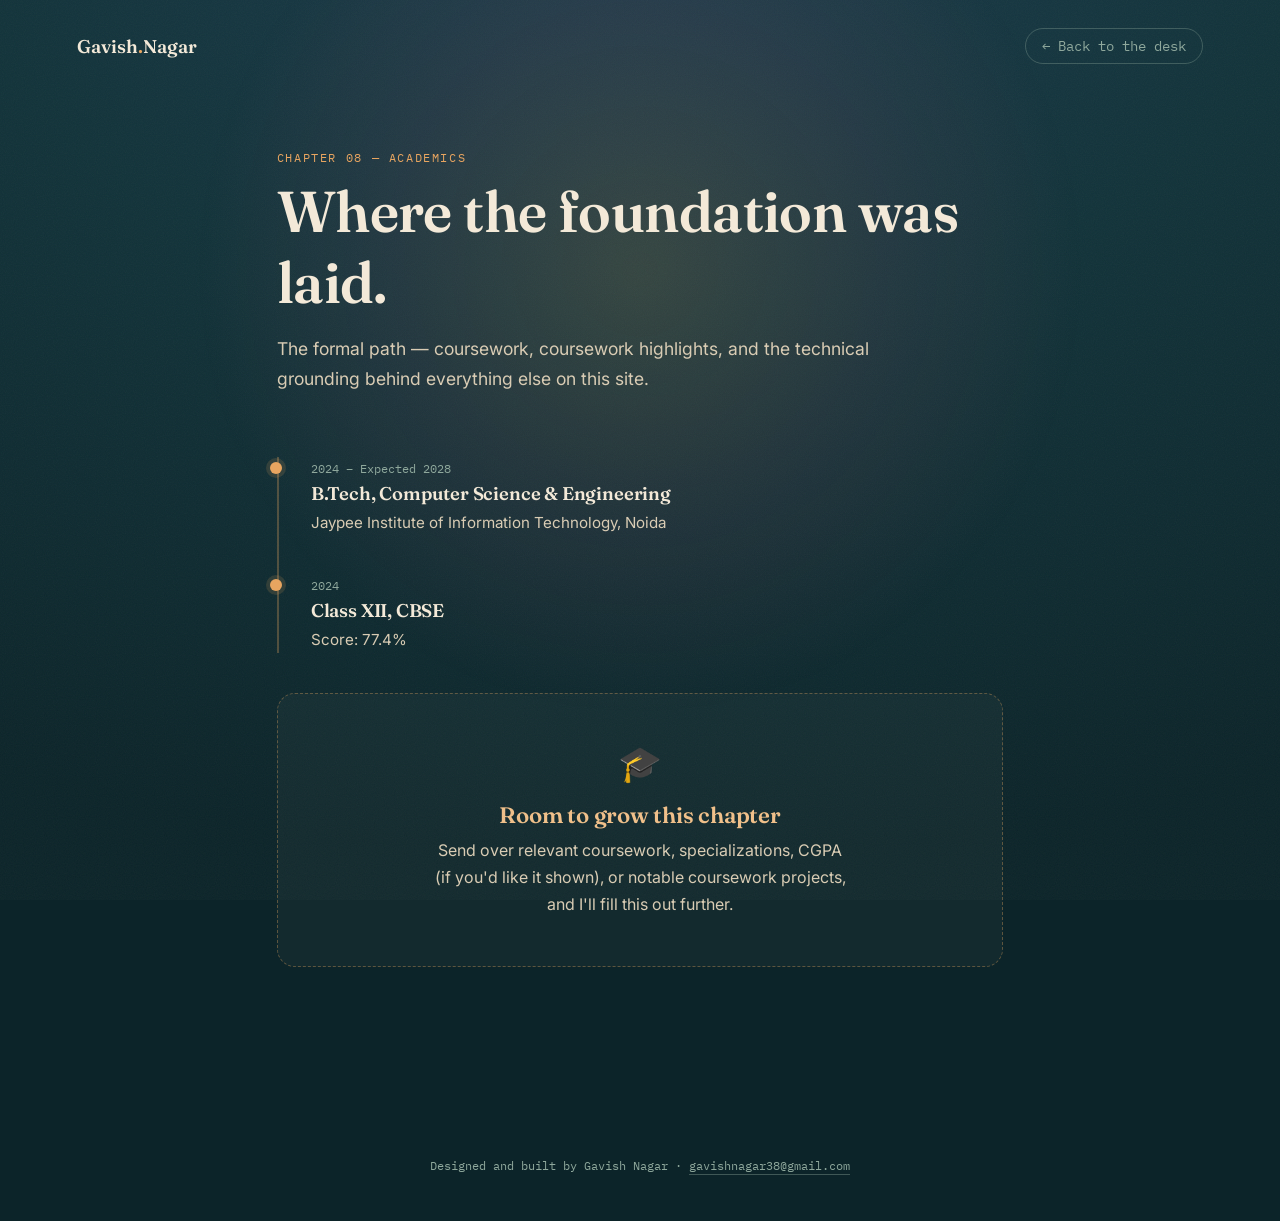
<file: academics.html>
<!DOCTYPE html>
<html lang="en">
<head>
<meta charset="UTF-8">
<meta name="viewport" content="width=device-width, initial-scale=1.0">
<title>Academics — Gavish Nagar</title>
<link rel="stylesheet" href="styles.css">
<style>
  .timeline { border-left: 2px solid rgba(232,165,96,0.3); padding-left: 2rem; margin: 2.5rem 0; }
  .t-entry { position: relative; margin-bottom: 2.4rem; }
  .t-entry::before {
    content: '';
    position: absolute;
    left: -2.55rem;
    top: 0.3rem;
    width: 12px;
    height: 12px;
    border-radius: 50%;
    background: var(--ember-amber);
    box-shadow: 0 0 0 4px rgba(232,165,96,0.15);
  }
  .t-entry .when { font-family: var(--font-mono); font-size: 0.76rem; color: var(--ash-sage); }
  .t-entry h3 { font-size: 1.15rem; color: var(--parchment); margin: 0.3rem 0; }
  .t-entry p { margin: 0; font-size: 0.95rem; }
</style>
</head>
<body>
<div class="ambient-glow"></div>
<nav class="site-nav">
  <div class="brand">Gavish<span class="dot">.</span>Nagar</div>
  <a class="home-link" href="index.html">← Back to the desk</a>
</nav>
<main class="page-shell">
  <div class="page-header">
    <span class="eyebrow">Chapter 08 — Academics</span>
    <h1>Where the foundation was laid.</h1>
    <p class="lede">The formal path — coursework, coursework highlights, and the technical grounding behind everything else on this site.</p>
  </div>

  <div class="timeline">
    <div class="t-entry">
      <span class="when">2024 – Expected 2028</span>
      <h3>B.Tech, Computer Science & Engineering</h3>
      <p>Jaypee Institute of Information Technology, Noida</p>
    </div>
    <div class="t-entry">
      <span class="when">2024</span>
      <h3>Class XII, CBSE</h3>
      <p>Score: 77.4%</p>
    </div>
  </div>

  <div class="chapter-stub">
    <span class="glyph">🎓</span>
    <h3>Room to grow this chapter</h3>
    <p>Send over relevant coursework, specializations, CGPA (if you'd like it shown), or notable coursework projects, and I'll fill this out further.</p>
  </div>
</main>
<footer class="site-footer">
  Designed and built by Gavish Nagar · <a href="mailto:gavishnagar38@gmail.com">gavishnagar38@gmail.com</a>
</footer>
</body>
</html>
</file>
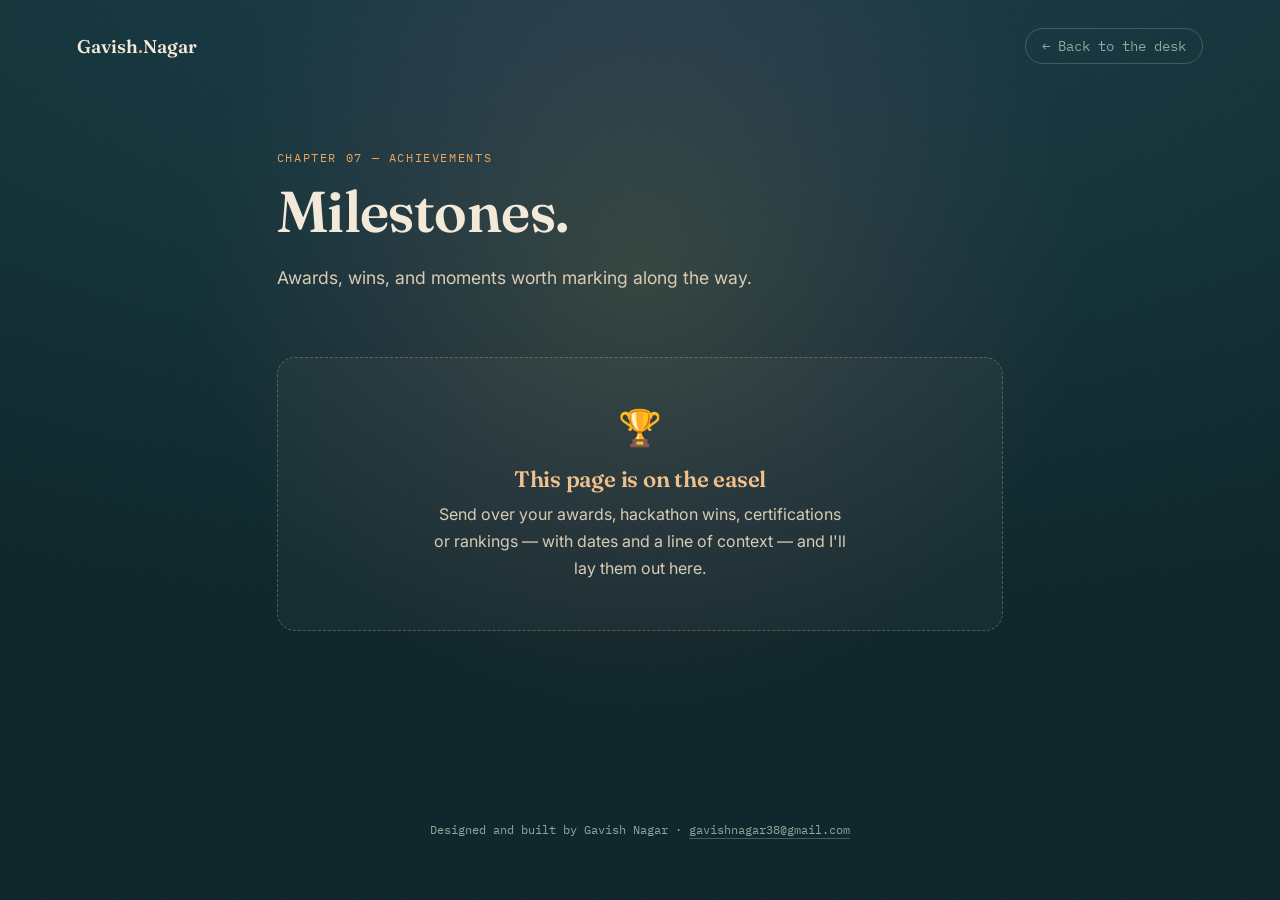
<file: achievements.html>
<!DOCTYPE html>
<html lang="en">
<head>
<meta charset="UTF-8">
<meta name="viewport" content="width=device-width, initial-scale=1.0">
<title>Achievements — Gavish Nagar</title>
<link rel="stylesheet" href="styles.css">
</head>
<body>
<div class="ambient-glow"></div>
<nav class="site-nav">
  <div class="brand">Gavish<span class="dot">.</span>Nagar</div>
  <a class="home-link" href="index.html">← Back to the desk</a>
</nav>
<main class="page-shell">
  <div class="page-header">
    <span class="eyebrow">Chapter 07 — Achievements</span>
    <h1>Milestones.</h1>
    <p class="lede">Awards, wins, and moments worth marking along the way.</p>
  </div>
  <div class="chapter-stub">
    <span class="glyph">🏆</span>
    <h3>This page is on the easel</h3>
    <p>Send over your awards, hackathon wins, certifications or rankings — with dates and a line of context — and I'll lay them out here.</p>
  </div>
</main>
<footer class="site-footer">
  Designed and built by Gavish Nagar · <a href="mailto:gavishnagar38@gmail.com">gavishnagar38@gmail.com</a>
</footer>
</body>
</html>
</file>
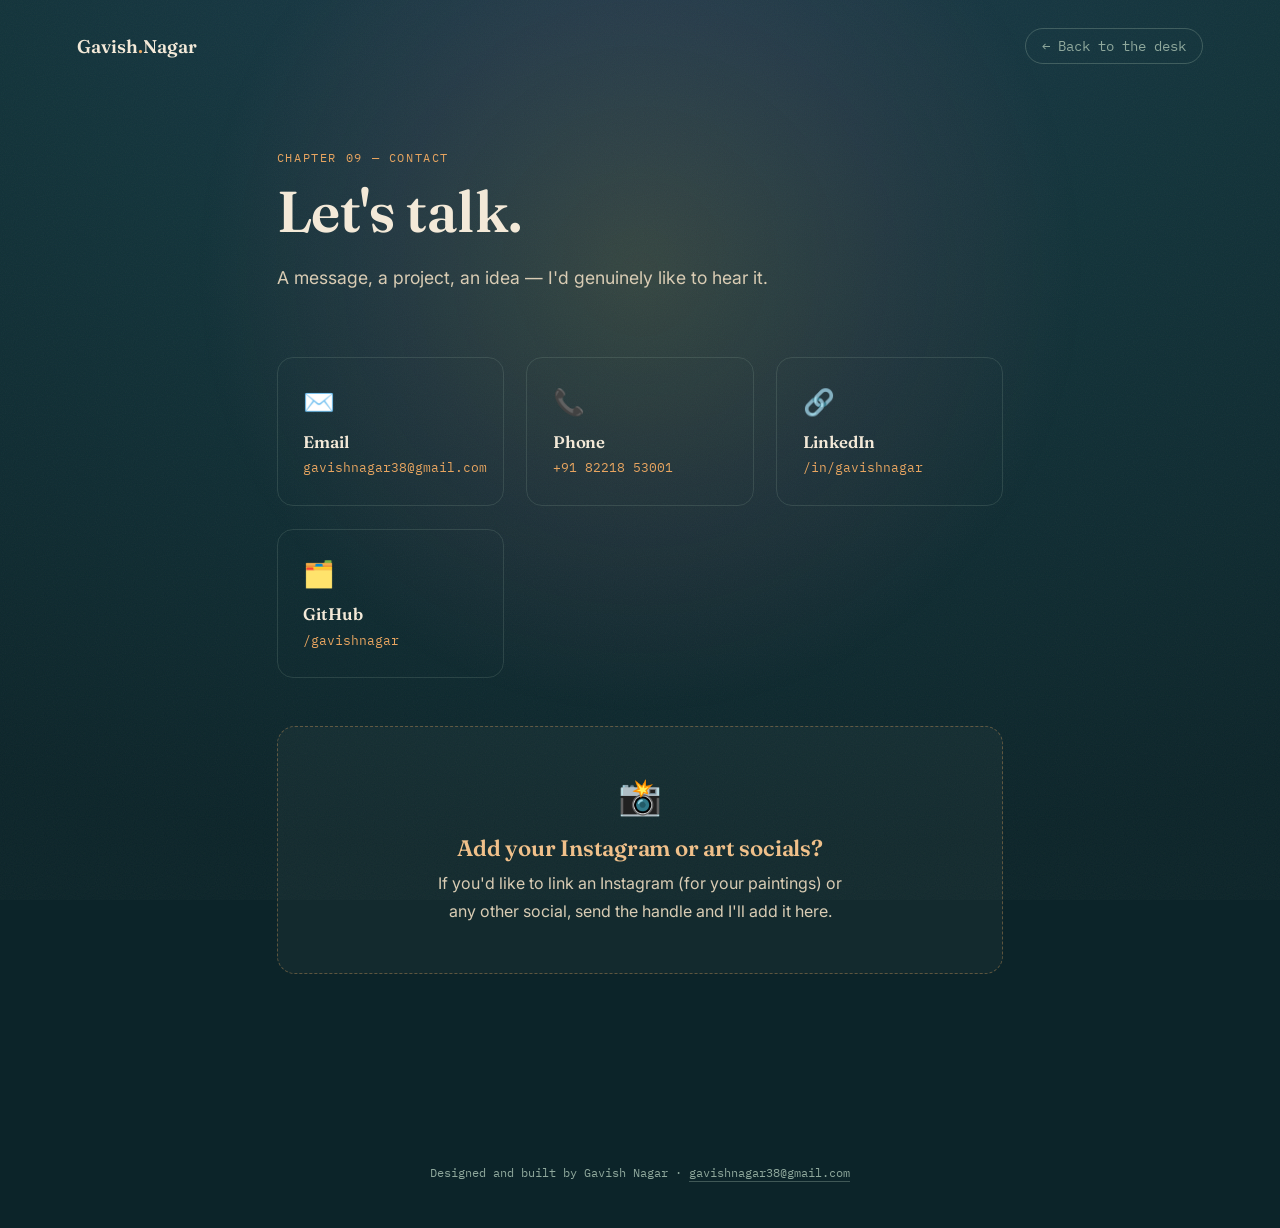
<file: contact.html>
<!DOCTYPE html>
<html lang="en">
<head>
<meta charset="UTF-8">
<meta name="viewport" content="width=device-width, initial-scale=1.0">
<title>Contact — Gavish Nagar</title>
<link rel="stylesheet" href="styles.css">
<style>
  .contact-grid {
    display: grid;
    grid-template-columns: repeat(auto-fit, minmax(220px, 1fr));
    gap: 1.4rem;
    margin-top: 2.5rem;
  }
  .contact-card {
    display: block;
    border: 1px solid rgba(143,168,156,0.2);
    border-radius: 16px;
    padding: 1.8rem 1.6rem;
    transition: transform 0.3s ease, border-color 0.3s ease, background 0.3s ease;
  }
  .contact-card:hover {
    transform: translateY(-4px);
    border-color: rgba(232,165,96,0.5);
    background: rgba(232,165,96,0.05);
  }
  .contact-card .glyph { font-size: 1.6rem; display: block; margin-bottom: 0.9rem; }
  .contact-card h3 { font-size: 1.05rem; color: var(--parchment); margin-bottom: 0.3rem; }
  .contact-card span.value { font-family: var(--font-mono); font-size: 0.82rem; color: var(--ember-amber); }
</style>
</head>
<body>
<div class="ambient-glow"></div>
<nav class="site-nav">
  <div class="brand">Gavish<span class="dot">.</span>Nagar</div>
  <a class="home-link" href="index.html">← Back to the desk</a>
</nav>
<main class="page-shell">
  <div class="page-header">
    <span class="eyebrow">Chapter 09 — Contact</span>
    <h1>Let's talk.</h1>
    <p class="lede">A message, a project, an idea — I'd genuinely like to hear it.</p>
  </div>

  <div class="contact-grid">
    <a class="contact-card" href="mailto:gavishnagar38@gmail.com">
      <span class="glyph">✉️</span>
      <h3>Email</h3>
      <span class="value">gavishnagar38@gmail.com</span>
    </a>
    <a class="contact-card" href="tel:+918221853001">
      <span class="glyph">📞</span>
      <h3>Phone</h3>
      <span class="value">+91 82218 53001</span>
    </a>
    <a class="contact-card" href="https://linkedin.com/in/gavishnagar" target="_blank" rel="noopener">
      <span class="glyph">🔗</span>
      <h3>LinkedIn</h3>
      <span class="value">/in/gavishnagar</span>
    </a>
    <a class="contact-card" href="https://github.com/gavishnagar" target="_blank" rel="noopener">
      <span class="glyph">🗂️</span>
      <h3>GitHub</h3>
      <span class="value">/gavishnagar</span>
    </a>
  </div>

  <div class="chapter-stub" style="margin-top: 3rem;">
    <span class="glyph">📸</span>
    <h3>Add your Instagram or art socials?</h3>
    <p>If you'd like to link an Instagram (for your paintings) or any other social, send the handle and I'll add it here.</p>
  </div>
</main>
<footer class="site-footer">
  Designed and built by Gavish Nagar · <a href="mailto:gavishnagar38@gmail.com">gavishnagar38@gmail.com</a>
</footer>
</body>
</html>
</file>
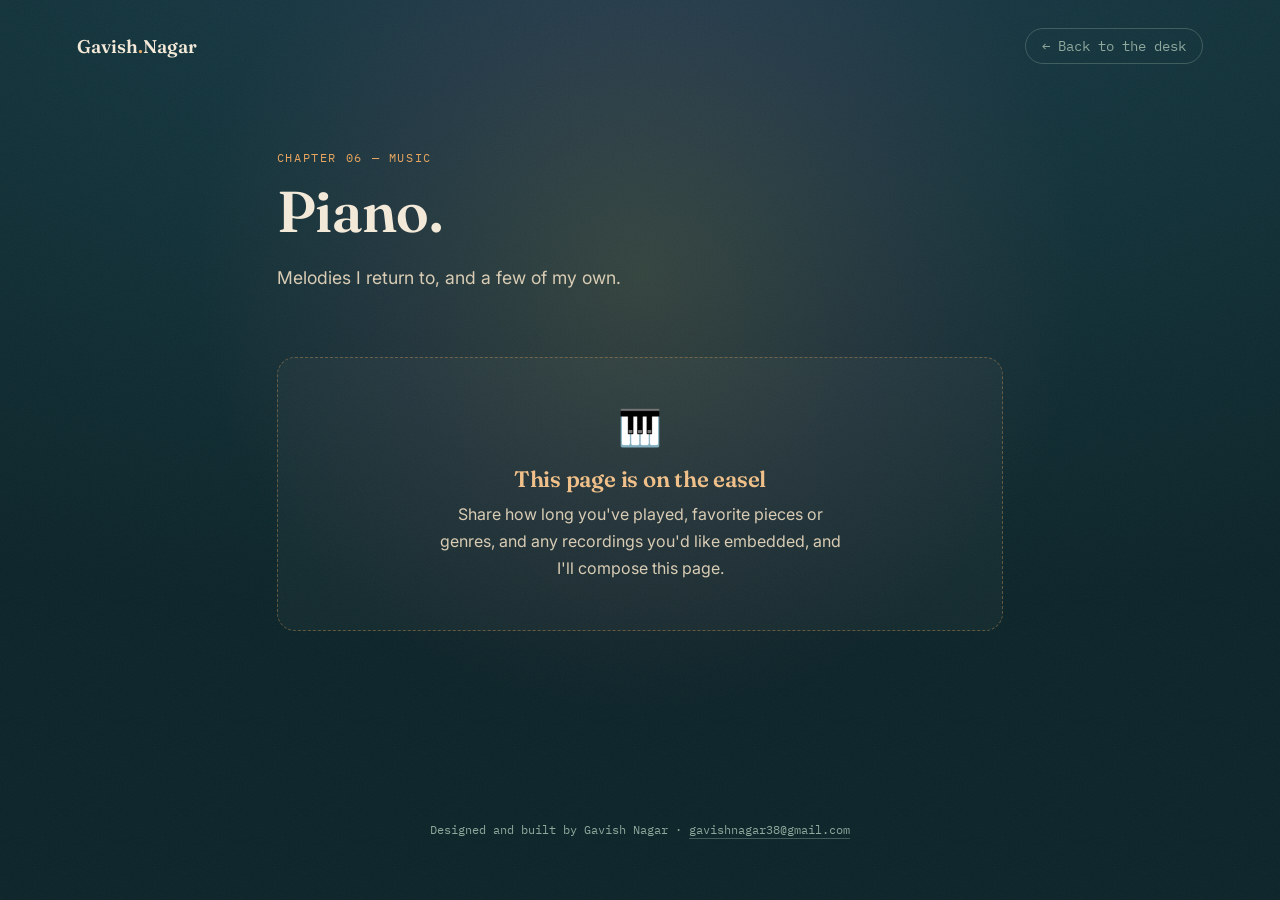
<file: music.html>
<!DOCTYPE html>
<html lang="en">
<head>
<meta charset="UTF-8">
<meta name="viewport" content="width=device-width, initial-scale=1.0">
<title>Music — Gavish Nagar</title>
<link rel="stylesheet" href="styles.css">
</head>
<body>
<div class="ambient-glow"></div>
<nav class="site-nav">
  <div class="brand">Gavish<span class="dot">.</span>Nagar</div>
  <a class="home-link" href="index.html">← Back to the desk</a>
</nav>
<main class="page-shell">
  <div class="page-header">
    <span class="eyebrow">Chapter 06 — Music</span>
    <h1>Piano.</h1>
    <p class="lede">Melodies I return to, and a few of my own.</p>
  </div>
  <div class="chapter-stub">
    <span class="glyph">🎹</span>
    <h3>This page is on the easel</h3>
    <p>Share how long you've played, favorite pieces or genres, and any recordings you'd like embedded, and I'll compose this page.</p>
  </div>
</main>
<footer class="site-footer">
  Designed and built by Gavish Nagar · <a href="mailto:gavishnagar38@gmail.com">gavishnagar38@gmail.com</a>
</footer>
</body>
</html>
</file>
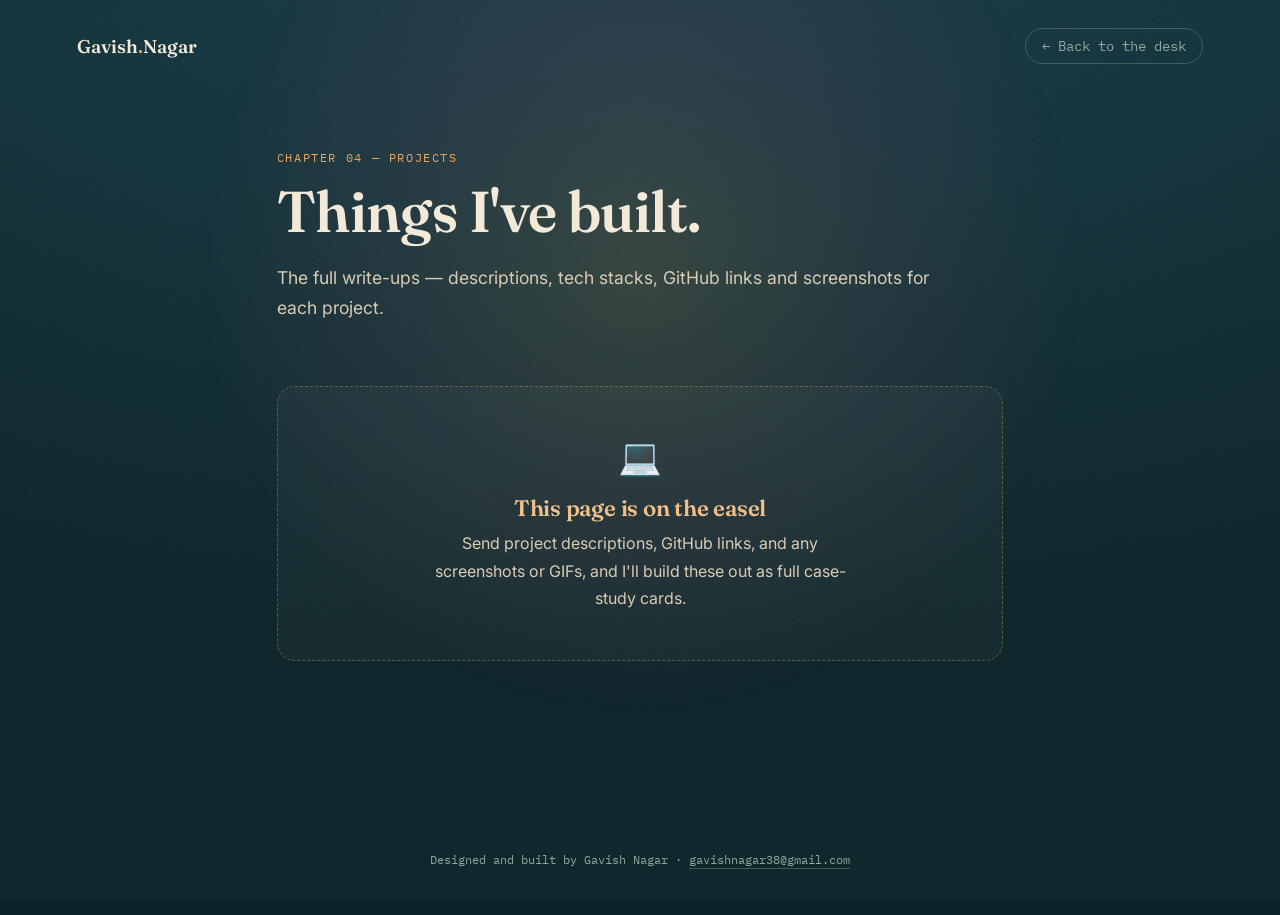
<file: projects.html>
<!DOCTYPE html>
<html lang="en">
<head>
<meta charset="UTF-8">
<meta name="viewport" content="width=device-width, initial-scale=1.0">
<title>Projects — Gavish Nagar</title>
<link rel="stylesheet" href="styles.css">
</head>
<body>
<div class="ambient-glow"></div>
<nav class="site-nav">
  <div class="brand">Gavish<span class="dot">.</span>Nagar</div>
  <a class="home-link" href="index.html">← Back to the desk</a>
</nav>
<main class="page-shell">
  <div class="page-header">
    <span class="eyebrow">Chapter 04 — Projects</span>
    <h1>Things I've built.</h1>
    <p class="lede">The full write-ups — descriptions, tech stacks, GitHub links and screenshots for each project.</p>
  </div>
  <div class="chapter-stub">
    <span class="glyph">💻</span>
    <h3>This page is on the easel</h3>
    <p>Send project descriptions, GitHub links, and any screenshots or GIFs, and I'll build these out as full case-study cards.</p>
  </div>
</main>
<footer class="site-footer">
  Designed and built by Gavish Nagar · <a href="mailto:gavishnagar38@gmail.com">gavishnagar38@gmail.com</a>
</footer>
</body>
</html>
</file>
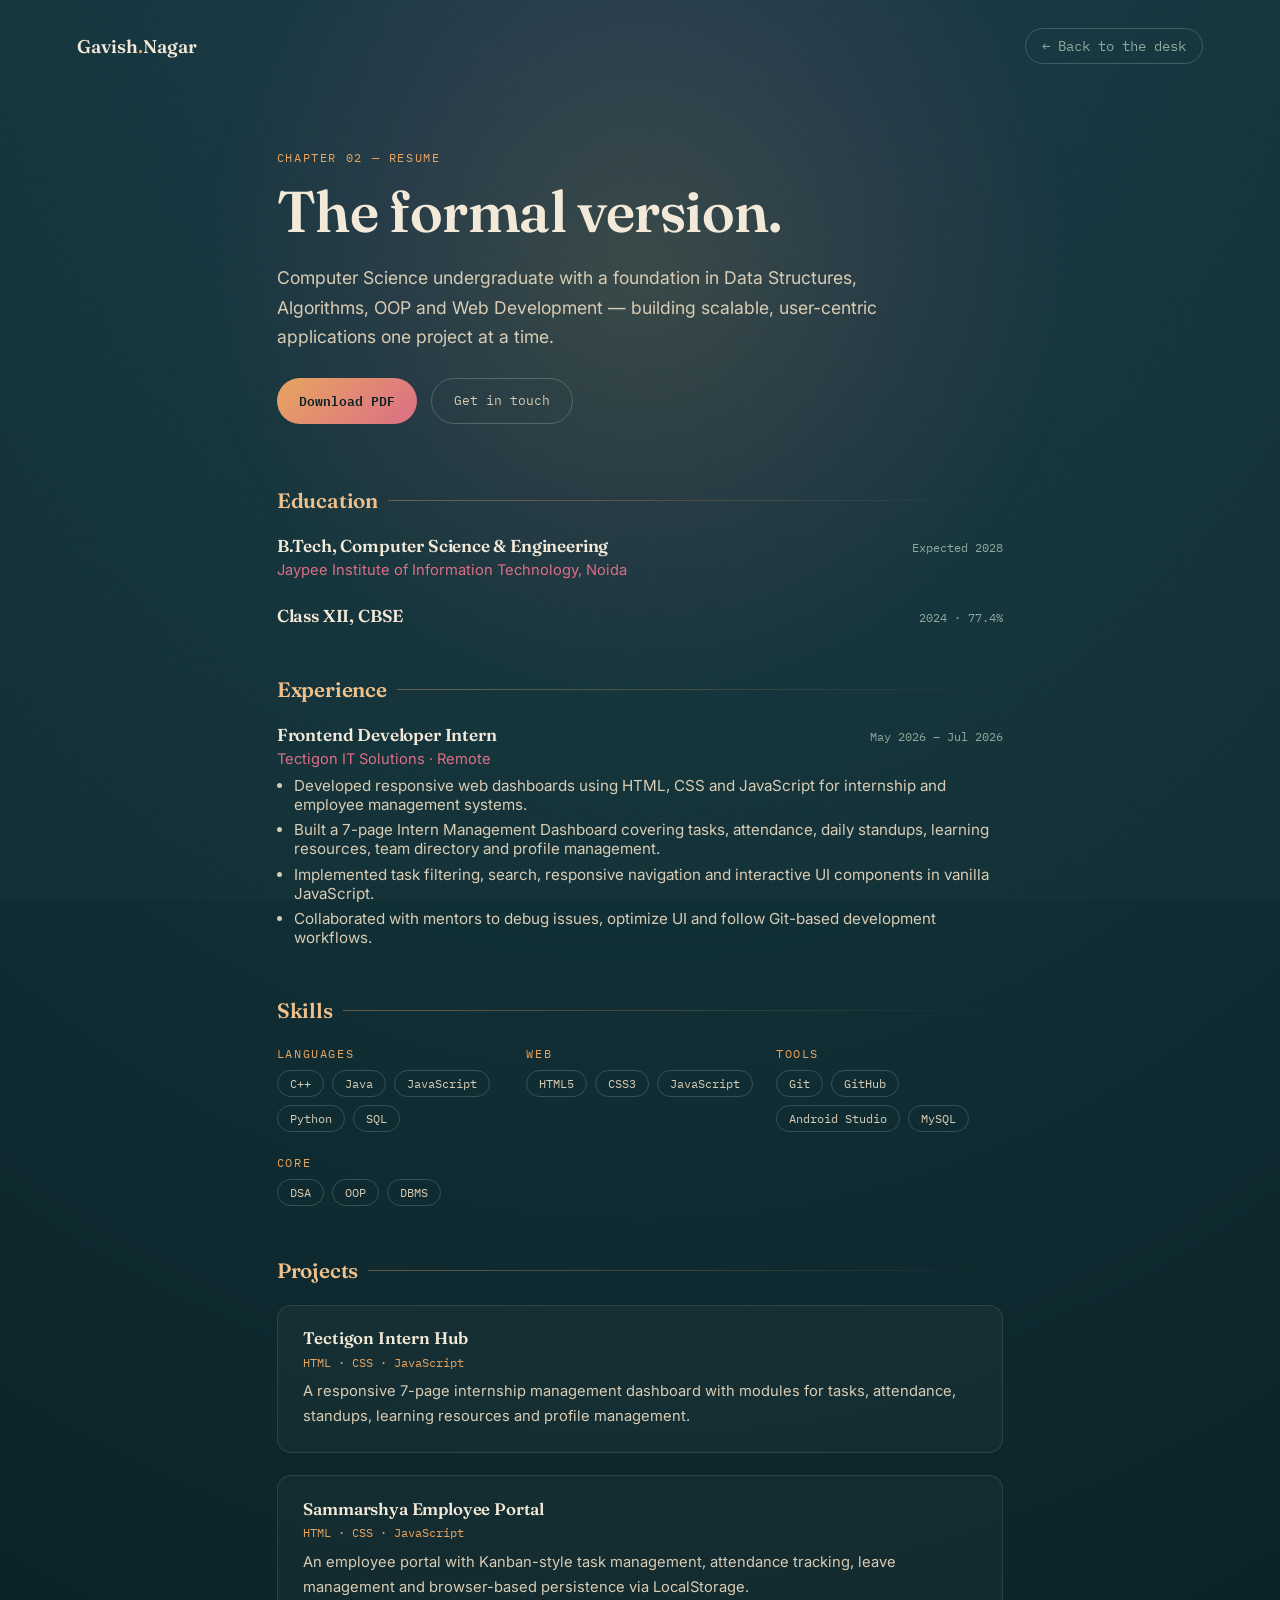
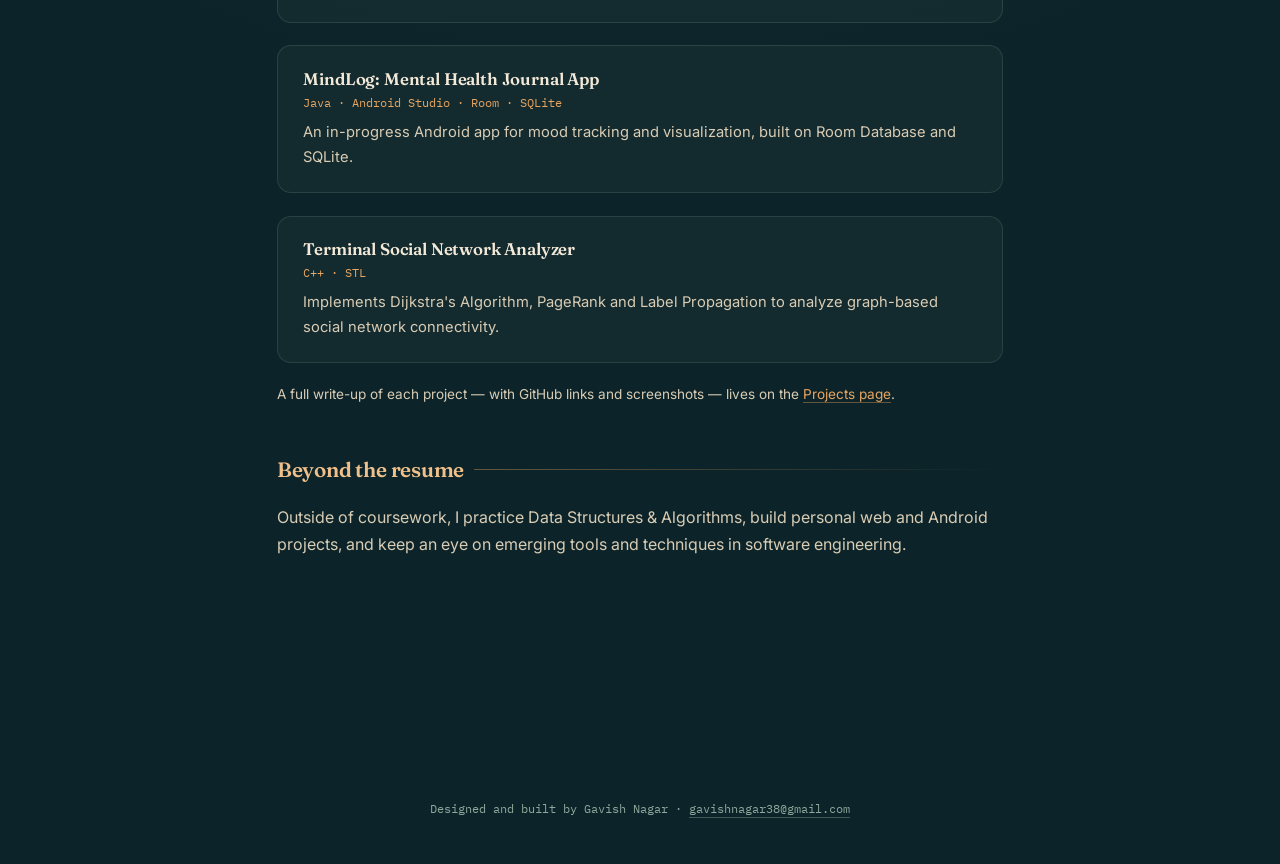
<file: resume.html>
<!DOCTYPE html>
<html lang="en">
<head>
<meta charset="UTF-8">
<meta name="viewport" content="width=device-width, initial-scale=1.0">
<title>Resume — Gavish Nagar</title>
<link rel="stylesheet" href="styles.css">
<style>
  .resume-actions { display: flex; gap: 14px; margin-top: 1.6rem; flex-wrap: wrap; }

  .block { margin-bottom: 3.2rem; }
  .block h2 {
    font-size: 1.3rem;
    color: var(--ember-amber-soft);
    margin-bottom: 1.4rem;
    display: flex;
    align-items: center;
    gap: 10px;
  }
  .block h2::after {
    content: '';
    flex: 1;
    height: 1px;
    background: linear-gradient(90deg, rgba(232,165,96,0.4), transparent);
  }

  .entry { margin-bottom: 1.6rem; }
  .entry-head {
    display: flex;
    justify-content: space-between;
    align-items: baseline;
    flex-wrap: wrap;
    gap: 6px;
    margin-bottom: 0.3rem;
  }
  .entry-head h3 { font-size: 1.08rem; color: var(--parchment); }
  .entry-head .when {
    font-family: var(--font-mono);
    font-size: 0.76rem;
    color: var(--ash-sage);
    white-space: nowrap;
  }
  .entry .where {
    font-size: 0.92rem;
    color: var(--firelight-rose);
    margin-bottom: 0.5rem;
  }
  .entry ul {
    margin: 0.5rem 0 0;
    padding-left: 1.1rem;
  }
  .entry li {
    color: var(--parchment-dim);
    margin-bottom: 0.4rem;
    font-size: 0.95rem;
  }

  .skill-groups {
    display: grid;
    grid-template-columns: repeat(auto-fit, minmax(200px, 1fr));
    gap: 1.4rem;
  }
  .skill-group .eyebrow { display: block; margin-bottom: 0.6rem; }
  .skill-group .pills { display: flex; flex-wrap: wrap; gap: 8px; }
  .pill {
    font-family: var(--font-mono);
    font-size: 0.76rem;
    padding: 5px 12px;
    border-radius: 999px;
    border: 1px solid rgba(143,168,156,0.3);
    color: var(--parchment-dim);
  }

  .proj-grid { display: grid; gap: 1.4rem; }
  .proj-card {
    border: 1px solid rgba(143,168,156,0.18);
    border-radius: 14px;
    padding: 1.4rem 1.6rem;
    background: rgba(243,233,216,0.03);
  }
  .proj-card h3 { font-size: 1.05rem; color: var(--parchment); margin-bottom: 0.4rem; }
  .proj-card .stack {
    font-family: var(--font-mono);
    font-size: 0.72rem;
    color: var(--ember-amber);
    margin-bottom: 0.6rem;
    display: block;
  }
  .proj-card p { font-size: 0.92rem; margin: 0; }
</style>
</head>
<body>

<div class="ambient-glow"></div>

<nav class="site-nav">
  <div class="brand">Gavish<span class="dot">.</span>Nagar</div>
  <a class="home-link" href="index.html">← Back to the desk</a>
</nav>

<main class="page-shell">
  <div class="page-header">
    <span class="eyebrow">Chapter 02 — Resume</span>
    <h1>The formal version.</h1>
    <p class="lede">Computer Science undergraduate with a foundation in Data Structures, Algorithms, OOP and Web Development — building scalable, user-centric applications one project at a time.</p>
    <div class="resume-actions">
      <a class="btn btn-primary" href="assets/gavish-nagar-resume.pdf" download>Download PDF</a>
      <a class="btn btn-ghost" href="mailto:gavishnagar38@gmail.com">Get in touch</a>
    </div>
  </div>

  <div class="block">
    <h2>Education</h2>
    <div class="entry">
      <div class="entry-head">
        <h3>B.Tech, Computer Science & Engineering</h3>
        <span class="when">Expected 2028</span>
      </div>
      <div class="where">Jaypee Institute of Information Technology, Noida</div>
    </div>
    <div class="entry">
      <div class="entry-head">
        <h3>Class XII, CBSE</h3>
        <span class="when">2024 · 77.4%</span>
      </div>
    </div>
  </div>

  <div class="block">
    <h2>Experience</h2>
    <div class="entry">
      <div class="entry-head">
        <h3>Frontend Developer Intern</h3>
        <span class="when">May 2026 – Jul 2026</span>
      </div>
      <div class="where">Tectigon IT Solutions · Remote</div>
      <ul>
        <li>Developed responsive web dashboards using HTML, CSS and JavaScript for internship and employee management systems.</li>
        <li>Built a 7-page Intern Management Dashboard covering tasks, attendance, daily standups, learning resources, team directory and profile management.</li>
        <li>Implemented task filtering, search, responsive navigation and interactive UI components in vanilla JavaScript.</li>
        <li>Collaborated with mentors to debug issues, optimize UI and follow Git-based development workflows.</li>
      </ul>
    </div>
  </div>

  <div class="block">
    <h2>Skills</h2>
    <div class="skill-groups">
      <div class="skill-group">
        <span class="eyebrow">Languages</span>
        <div class="pills">
          <span class="pill">C++</span><span class="pill">Java</span><span class="pill">JavaScript</span><span class="pill">Python</span><span class="pill">SQL</span>
        </div>
      </div>
      <div class="skill-group">
        <span class="eyebrow">Web</span>
        <div class="pills">
          <span class="pill">HTML5</span><span class="pill">CSS3</span><span class="pill">JavaScript</span>
        </div>
      </div>
      <div class="skill-group">
        <span class="eyebrow">Tools</span>
        <div class="pills">
          <span class="pill">Git</span><span class="pill">GitHub</span><span class="pill">Android Studio</span><span class="pill">MySQL</span>
        </div>
      </div>
      <div class="skill-group">
        <span class="eyebrow">Core</span>
        <div class="pills">
          <span class="pill">DSA</span><span class="pill">OOP</span><span class="pill">DBMS</span>
        </div>
      </div>
    </div>
  </div>

  <div class="block">
    <h2>Projects</h2>
    <div class="proj-grid">
      <div class="proj-card">
        <h3>Tectigon Intern Hub</h3>
        <span class="stack">HTML · CSS · JavaScript</span>
        <p>A responsive 7-page internship management dashboard with modules for tasks, attendance, standups, learning resources and profile management.</p>
      </div>
      <div class="proj-card">
        <h3>Sammarshya Employee Portal</h3>
        <span class="stack">HTML · CSS · JavaScript</span>
        <p>An employee portal with Kanban-style task management, attendance tracking, leave management and browser-based persistence via LocalStorage.</p>
      </div>
      <div class="proj-card">
        <h3>MindLog: Mental Health Journal App</h3>
        <span class="stack">Java · Android Studio · Room · SQLite</span>
        <p>An in-progress Android app for mood tracking and visualization, built on Room Database and SQLite.</p>
      </div>
      <div class="proj-card">
        <h3>Terminal Social Network Analyzer</h3>
        <span class="stack">C++ · STL</span>
        <p>Implements Dijkstra's Algorithm, PageRank and Label Propagation to analyze graph-based social network connectivity.</p>
      </div>
    </div>
    <p style="margin-top:1.2rem; font-size:0.85rem;">A full write-up of each project — with GitHub links and screenshots — lives on the <a href="projects.html" style="color:var(--ember-amber); border-bottom:1px solid rgba(232,165,96,0.4);">Projects page</a>.</p>
  </div>

  <div class="block">
    <h2>Beyond the resume</h2>
    <p>Outside of coursework, I practice Data Structures & Algorithms, build personal web and Android projects, and keep an eye on emerging tools and techniques in software engineering.</p>
  </div>
</main>

<footer class="site-footer">
  Designed and built by Gavish Nagar · <a href="mailto:gavishnagar38@gmail.com">gavishnagar38@gmail.com</a>
</footer>

</body>
</html>
</file>
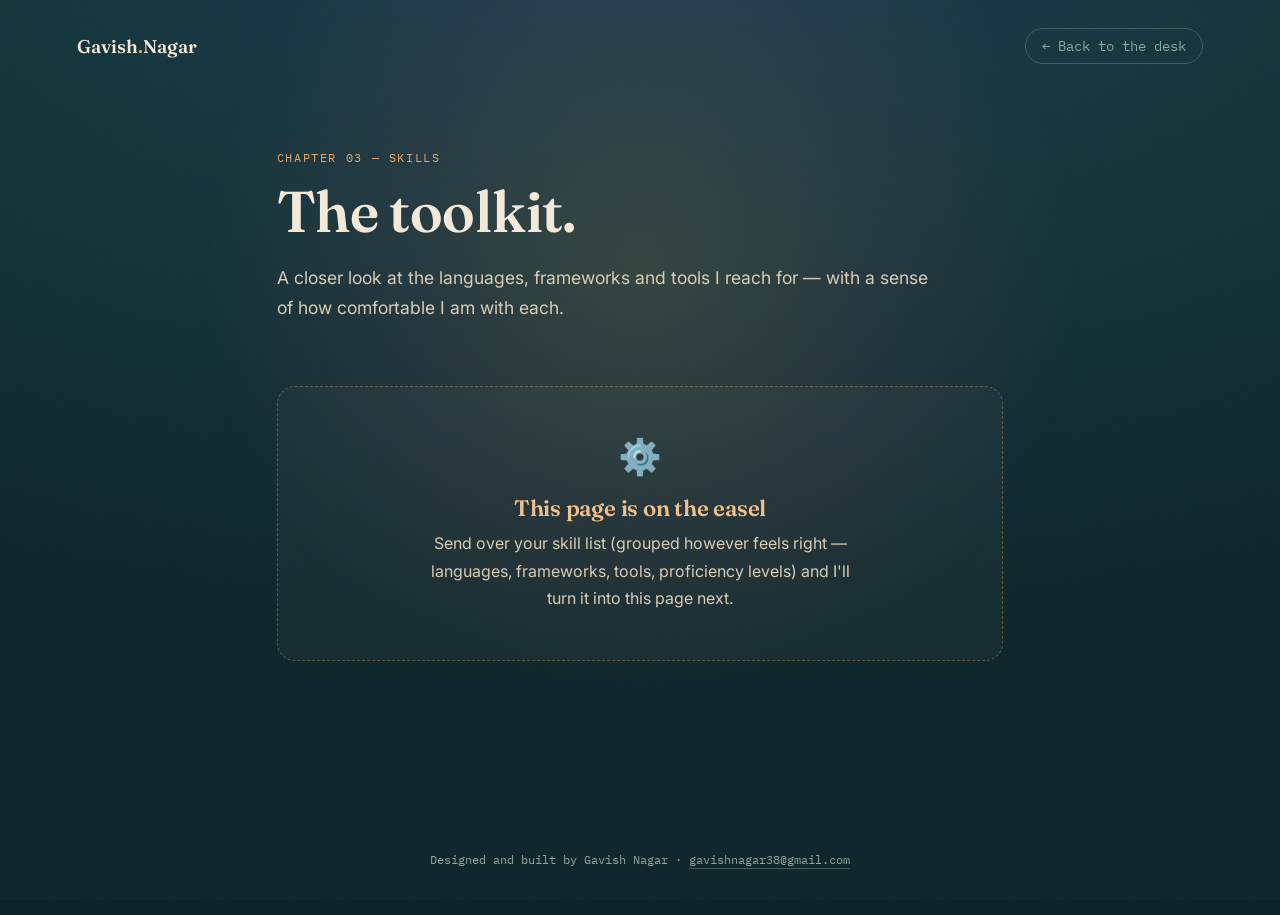
<file: skills.html>
<!DOCTYPE html>
<html lang="en">
<head>
<meta charset="UTF-8">
<meta name="viewport" content="width=device-width, initial-scale=1.0">
<title>Skills — Gavish Nagar</title>
<link rel="stylesheet" href="styles.css">
</head>
<body>
<div class="ambient-glow"></div>
<nav class="site-nav">
  <div class="brand">Gavish<span class="dot">.</span>Nagar</div>
  <a class="home-link" href="index.html">← Back to the desk</a>
</nav>
<main class="page-shell">
  <div class="page-header">
    <span class="eyebrow">Chapter 03 — Skills</span>
    <h1>The toolkit.</h1>
    <p class="lede">A closer look at the languages, frameworks and tools I reach for — with a sense of how comfortable I am with each.</p>
  </div>
  <div class="chapter-stub">
    <span class="glyph">⚙️</span>
    <h3>This page is on the easel</h3>
    <p>Send over your skill list (grouped however feels right — languages, frameworks, tools, proficiency levels) and I'll turn it into this page next.</p>
  </div>
</main>
<footer class="site-footer">
  Designed and built by Gavish Nagar · <a href="mailto:gavishnagar38@gmail.com">gavishnagar38@gmail.com</a>
</footer>
</body>
</html>
</file>
<file: styles.css>
/* ============================================
   GOLDEN HOUR ATELIER — shared design system
   ============================================ */

@import url('https://fonts.googleapis.com/css2?family=Fraunces:ital,opsz,wght@0,9..144,400;0,9..144,500;0,9..144,600;0,9..144,700;1,9..144,500&family=Inter:wght@400;500;600&family=IBM+Plex+Mono:wght@400;500&display=swap');

:root {
  --canvas-teal: #12333A;
  --canvas-teal-deep: #0C2429;
  --dusk-navy: #1B3B4B;
  --ember-amber: #E8A560;
  --ember-amber-soft: #F0C08A;
  --firelight-rose: #DB6E86;
  --parchment: #F3E9D8;
  --parchment-dim: #D9CCB4;
  --ash-sage: #8FA89C;
  --ink: #0A1F24;

  --font-display: 'Fraunces', serif;
  --font-body: 'Inter', sans-serif;
  --font-mono: 'IBM Plex Mono', monospace;
}

* { box-sizing: border-box; }

html {
  scroll-behavior: smooth;
}

@media (prefers-reduced-motion: reduce) {
  html { scroll-behavior: auto; }
  *, *::before, *::after {
    animation-duration: 0.01ms !important;
    animation-iteration-count: 1 !important;
    transition-duration: 0.01ms !important;
  }
}

body {
  margin: 0;
  background: radial-gradient(ellipse 120% 80% at 50% -10%, var(--dusk-navy) 0%, var(--canvas-teal) 45%, var(--canvas-teal-deep) 100%);
  color: var(--parchment);
  font-family: var(--font-body);
  min-height: 100vh;
  position: relative;
  overflow-x: hidden;
}

/* faint painterly grain/texture overlay */
body::before {
  content: '';
  position: fixed;
  inset: 0;
  pointer-events: none;
  z-index: 1;
  opacity: 0.05;
  background-image: url("data:image/svg+xml,%3Csvg xmlns='http://www.w3.org/2000/svg' width='120' height='120'%3E%3Cfilter id='n'%3E%3CfeTurbulence type='fractalNoise' baseFrequency='0.9' numOctaves='2' stitchTiles='stitch'/%3E%3C/filter%3E%3Crect width='100%25' height='100%25' filter='url(%23n)'/%3E%3C/svg%3E");
}

/* warm ambient glow, fixed, low opacity */
.ambient-glow {
  position: fixed;
  top: -20%;
  left: 50%;
  transform: translateX(-50%);
  width: 900px;
  height: 900px;
  background: radial-gradient(circle, rgba(232,165,96,0.16) 0%, rgba(219,110,134,0.08) 40%, transparent 70%);
  pointer-events: none;
  z-index: 0;
}

a { color: inherit; text-decoration: none; }

h1, h2, h3, h4 {
  font-family: var(--font-display);
  font-weight: 600;
  margin: 0;
  letter-spacing: -0.01em;
}

p { line-height: 1.7; color: var(--parchment-dim); }

.eyebrow {
  font-family: var(--font-mono);
  font-size: 0.72rem;
  letter-spacing: 0.14em;
  text-transform: uppercase;
  color: var(--ember-amber);
}

/* ---------- top nav ---------- */
.site-nav {
  position: relative;
  z-index: 10;
  display: flex;
  justify-content: space-between;
  align-items: center;
  padding: 28px 6vw;
  font-family: var(--font-mono);
  font-size: 0.85rem;
}

.site-nav .brand {
  font-family: var(--font-display);
  font-size: 1.15rem;
  font-weight: 600;
  color: var(--parchment);
}

.site-nav .brand .dot { color: var(--ember-amber); }

.site-nav a.home-link {
  color: var(--ash-sage);
  border: 1px solid rgba(143,168,156,0.35);
  padding: 8px 16px;
  border-radius: 999px;
  transition: all 0.25s ease;
}

.site-nav a.home-link:hover {
  color: var(--canvas-teal-deep);
  background: var(--ember-amber);
  border-color: var(--ember-amber);
}

/* ---------- generic page shell ---------- */
.page-shell {
  position: relative;
  z-index: 2;
  max-width: 880px;
  margin: 0 auto;
  padding: 6vh 6vw 14vh;
}

.page-header {
  margin-bottom: 4rem;
}

.page-header h1 {
  font-size: clamp(2.4rem, 5vw, 3.6rem);
  margin-top: 0.6rem;
  color: var(--parchment);
}

.page-header .lede {
  font-size: 1.1rem;
  max-width: 60ch;
  margin-top: 1rem;
}

/* ---------- coming soon chapter stub ---------- */
.chapter-stub {
  border: 1px dashed rgba(232,165,96,0.35);
  border-radius: 18px;
  padding: 3rem 2rem;
  text-align: center;
  background: rgba(243,233,216,0.03);
}

.chapter-stub .glyph {
  font-size: 2.2rem;
  margin-bottom: 1rem;
  display: block;
}

.chapter-stub h3 {
  color: var(--ember-amber-soft);
  font-size: 1.4rem;
  margin-bottom: 0.5rem;
}

.chapter-stub p { max-width: 42ch; margin: 0 auto; }

/* ---------- footer ---------- */
.site-footer {
  position: relative;
  z-index: 2;
  text-align: center;
  padding: 4rem 6vw 3rem;
  font-family: var(--font-mono);
  font-size: 0.78rem;
  color: var(--ash-sage);
}

.site-footer a {
  border-bottom: 1px solid rgba(143,168,156,0.4);
  padding-bottom: 1px;
  transition: color 0.2s ease, border-color 0.2s ease;
}

.site-footer a:hover {
  color: var(--ember-amber);
  border-color: var(--ember-amber);
}

/* ---------- buttons ---------- */
.btn {
  display: inline-flex;
  align-items: center;
  gap: 8px;
  font-family: var(--font-mono);
  font-size: 0.82rem;
  padding: 12px 22px;
  border-radius: 999px;
  cursor: pointer;
  transition: transform 0.25s ease, box-shadow 0.25s ease;
}

.btn-primary {
  background: linear-gradient(135deg, var(--ember-amber), var(--firelight-rose));
  color: var(--ink);
  border: none;
  font-weight: 600;
}

.btn-primary:hover {
  transform: translateY(-2px);
  box-shadow: 0 10px 28px rgba(232,165,96,0.28);
}

.btn-ghost {
  background: transparent;
  border: 1px solid rgba(143,168,156,0.4);
  color: var(--parchment-dim);
}

.btn-ghost:hover {
  border-color: var(--ember-amber);
  color: var(--ember-amber);
}
</file>
